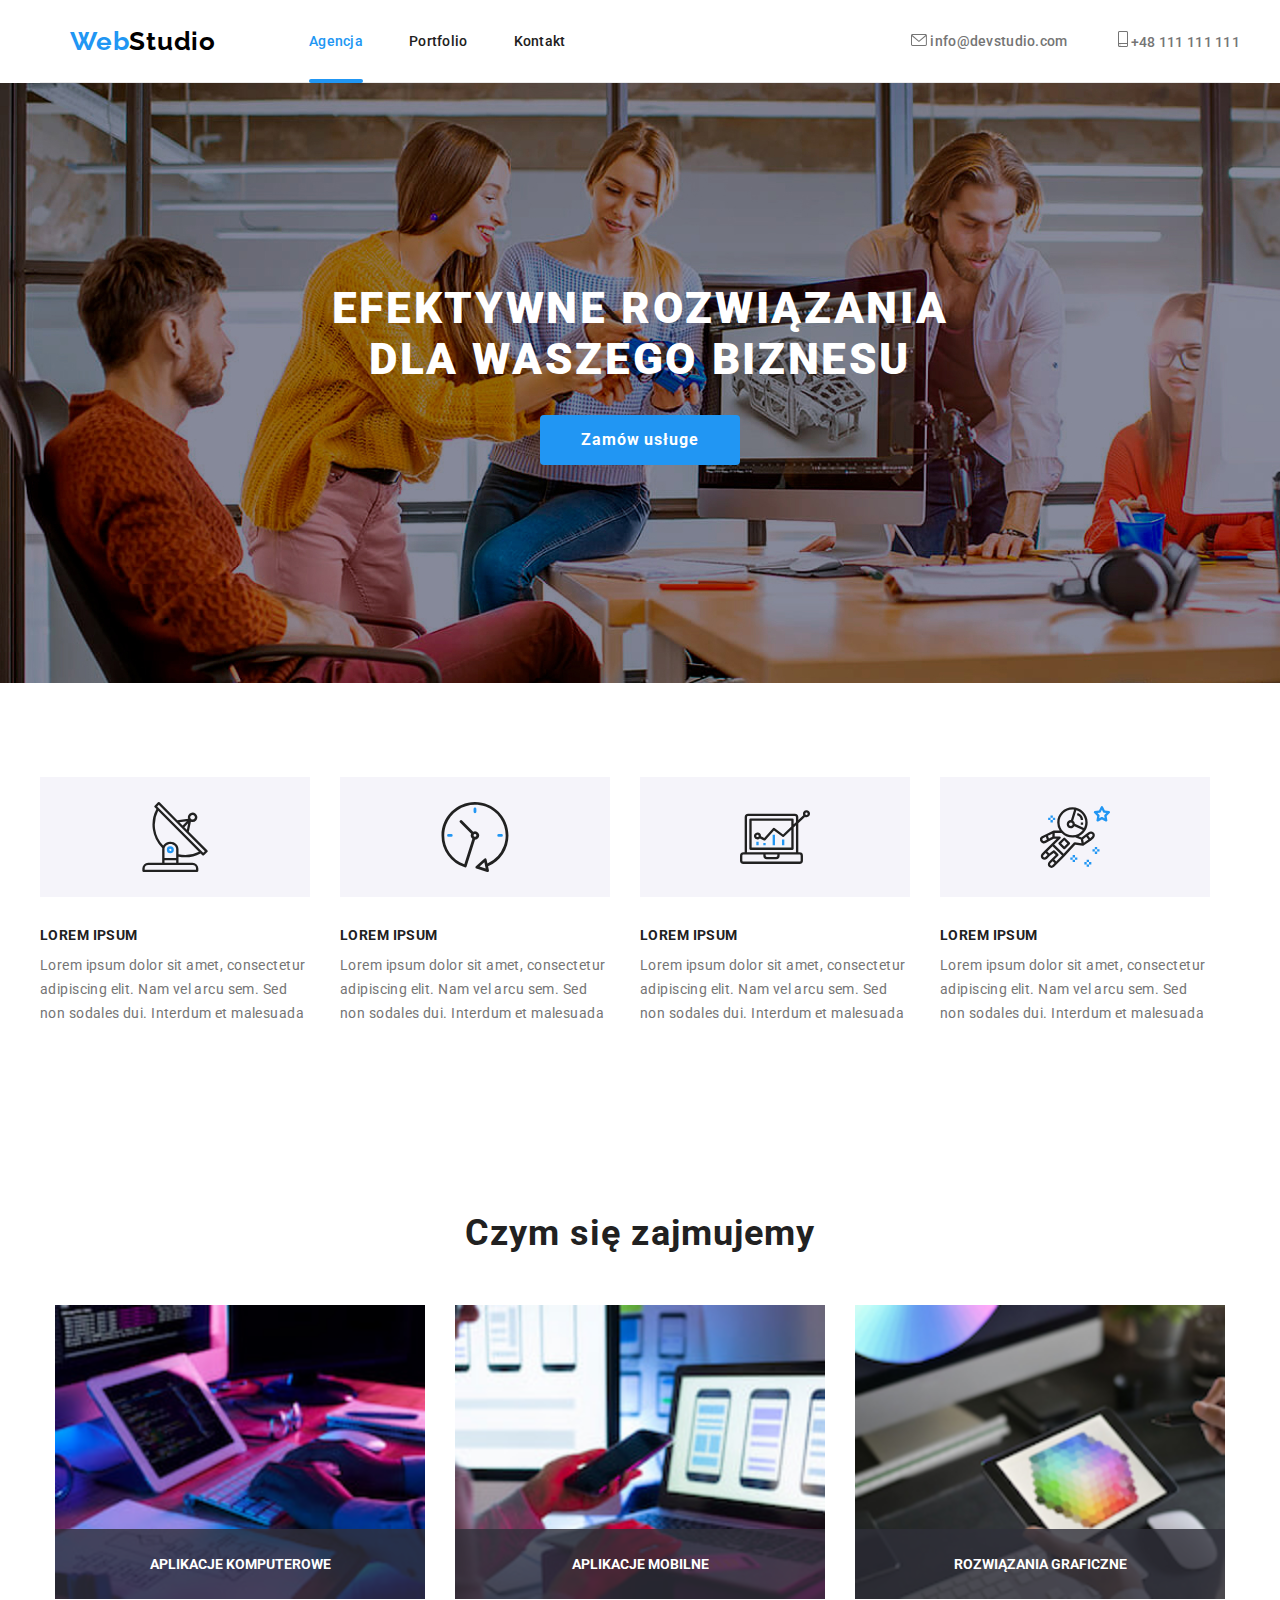
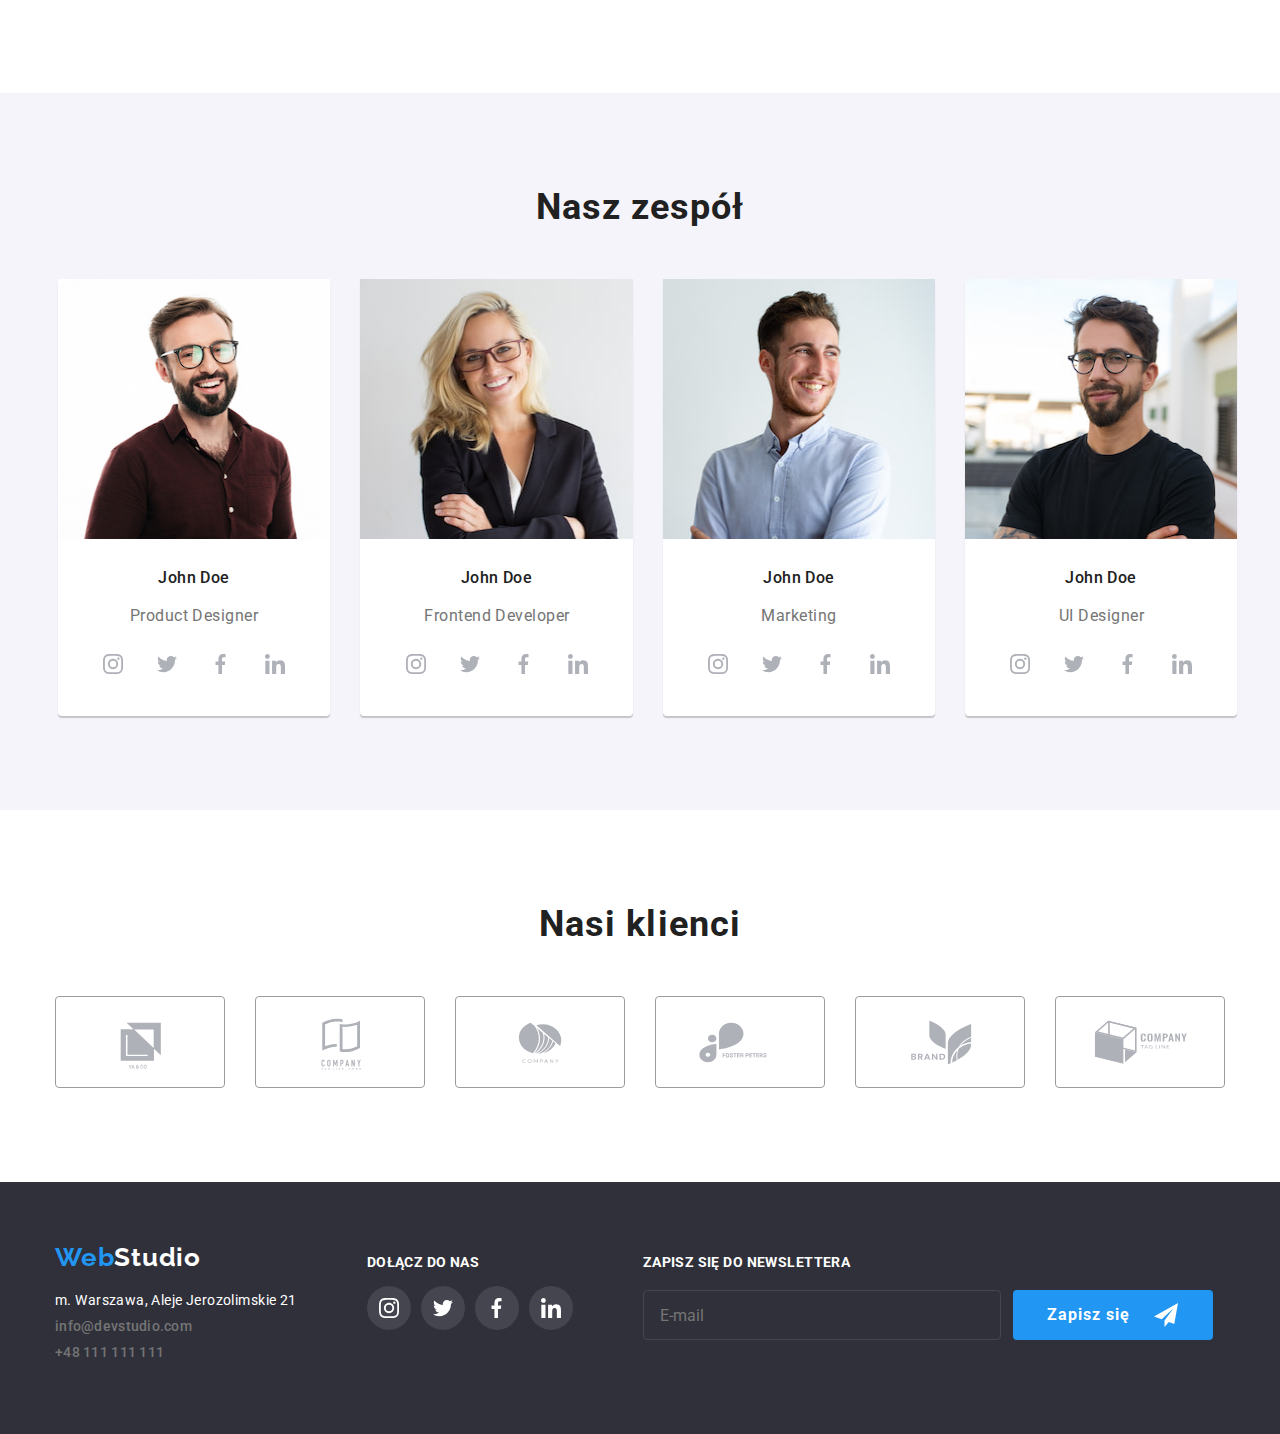
<file: index.html>
<!DOCTYPE html>
<html lang="en">
  <head>
    <meta charset="UTF-8" />
    <meta http-equiv="X-UA-Compatible" content="IE=edge" />
    <meta name="viewport" content="width=device-width, initial-scale=1.0" />
    <title>Studio</title>
    <link
      rel="stylesheet"
      href="https://cdnjs.cloudflare.com/ajax/libs/modern-normalize/1.0.0/modern-normalize.min.css"
    />
    <link rel="stylesheet" href="./css/main.min.css" />
    <link rel="preconnect" href="https://fonts.googleapis.com" />
    <link rel="preconnect" href="https://fonts.gstatic.com" crossorigin />
    <link
      href="https://fonts.googleapis.com/css2?family=Raleway:wght@700&display=swap"
      rel="stylesheet"
    />
    <link
      href="https://fonts.googleapis.com/css2?family=Roboto:wght@400;500;700;900&display=swap"
      rel="stylesheet"
    />
  </head>

  <body>
    <header class="header container">
      <div class="header__items">
        <a href="./index.html" class="logo"
          ><span class="logo logo--blue">Web</span>Studio</a
        >
        <nav>
          <ul class="header__list">
            <li class="header__position">
              <a
                href="./index.html"
                class="header__link header__link--active"
                >Agencja</a
              >
            </li>
            <li>
              <a href="./portfolio.html" class="header__link"
                >Portfolio</a
              >
            </li>
            <li>
              <a
                href="#"
                rel="noopener noreferrer"
                class="header__link"
                >Kontakt</a
              >
            </li>
          </ul>
        </nav>
        <ul class="header__contact">
          <li>
            <a class="contact" href="mailto:info@devstudio.com">
              <svg class="icon--color" width="16px" height="12px">
                <use href="./images/icons.svg#icon-envelope"></use>
              </svg>
              info@devstudio.com</a
            >
          </li>
          <li>
            <a class="contact" href="tel:+48111111111">
              <svg class="icon--color" width="10px" height="16px">
                <use href="./images/icons.svg#icon-smartphone"></use>
              </svg>
              +48 111 111 111</a
            >
          </li>
        </ul>
      </div>
    </header>

    <main>
      <div class="title">
        <h1 class="title__label">
          EFEKTYWNE ROZWIĄZANIA <br />
          DLA WASZEGO BIZNESU
        </h1>
        <p class="title__btn">
          <button
            type="button"
            class="btn"
            data-modal-open
          >
            Zamów usługe
          </button>
        </p>
      </div>

      <section class="container section">
          <ul class="list">
            <li>
              <div class="list__item">
                <svg width="70px" height="70px">
                  <use href="./images/icons.svg#icon-antenna"></use>
                </svg>
              </div>
              <h5 class="list__label">LOREM IPSUM</h5>
              <p class="list__paragraph">
                Lorem ipsum dolor sit amet, consectetur <br />
                adipiscing elit. Nam vel arcu sem. Sed <br />
                non sodales dui. Interdum et malesuada
              </p>
            </li>
            <li>
              <div class="list__item">
                <svg width="70px" height="70px">
                  <use href="./images/icons.svg#icon-clock"></use>
                </svg>
              </div>
              <h5 class="list__label">LOREM IPSUM</h5>
              <p class="list__paragraph">
                Lorem ipsum dolor sit amet, consectetur <br />
                adipiscing elit. Nam vel arcu sem. Sed <br />
                non sodales dui. Interdum et malesuada
              </p>
            </li>
            <li>
              <div class="list__item">
                <svg width="70px" height="70px">
                  <use href="./images/icons.svg#icon-diagram"></use>
                </svg>
              </div>
              <h5 class="list__label">LOREM IPSUM</h5>
              <p class="list__paragraph">
                Lorem ipsum dolor sit amet, consectetur <br />
                adipiscing elit. Nam vel arcu sem. Sed <br />
                non sodales dui. Interdum et malesuada
              </p>
            </li>
            <li>
              <div class="list__item">
                <svg width="70px" height="70px">
                  <use href="./images/icons.svg#icon-astronaut"></use>
                </svg>
              </div>
              <h5 class="list__label">LOREM IPSUM</h5>
              <p class="list__paragraph">
                Lorem ipsum dolor sit amet, consectetur <br />
                adipiscing elit. Nam vel arcu sem. Sed <br />
                non sodales dui. Interdum et malesuada
              </p>
            </li>
          </ul>
      </section>

      <section class="section container">
          <h2 class="heading">Czym się zajmujemy</h2>
          <ul class="offer">
            <li class="offer__image">
              <img
                src="images/image(1).jpg"
                width="370"
                height="294"
                alt="close up image programer working his desk office"
              />
              <p class="offer__label">aplikacje komputerowe</p>
            </li>
            <li class="offer__image">
              <img
                src="images/image(2).jpg"
                width="370"
                height="294"
                alt="web ui designers are developing application smartphones team creators is working interface mobile phones"
              />
              <p class="offer__label">aplikacje mobilne</p>
            </li>
            <li class="offer__image">
              <img
                src="images/image(3).jpg"
                width="370"
                height="294"
                alt="creative artist web design with working colour selection graphic tablet"
              />
              <p class="offer__label">rozwiązania graficzne</p>
            </li>
          </ul>
      </section>

      <section class="section background">
        <div class="container">
          <h2 class="heading">Nasz zespół</h2>
          <ul class="team">
            <li>
              <figure class="team__figure">
                <img
                  src="images/osoba1.jpg"
                  width="272"
                  height="260"
                  alt="white man with beard in glasses and burgundy shirt"
                />
                <figcaption>
                  <h4 class="team__name">John Doe</h4>
                  <p class="team__job prod-design">Product Designer</p>
                  <div class="team__icon">
                    <svg class="team__icon-media">
                      <use
                        href="./images/icons.svg#icon-instagram"
                        width="20"
                        height="20"
                        x="12"
                        y="12"
                      ></use>
                    </svg>
                    <svg class="team__icon-media">
                      <use
                        href="./images/icons.svg#icon-twitter"
                        width="20"
                        height="20"
                        x="12"
                        y="12"
                      ></use>
                    </svg>
                    <svg class="team__icon-media">
                      <use
                        href="./images/icons.svg#icon-facebook"
                        width="20"
                        height="20"
                        x="12"
                        y="12"
                      ></use>
                    </svg>
                    <svg class="team__icon-media">
                      <use
                        href="./images/icons.svg#icon-linkedin"
                        width="20"
                        height="20"
                        x="12"
                        y="12"
                      ></use>
                    </svg>
                  </div>
                </figcaption>
              </figure>
            </li>
            <li>
              <figure class="team__figure">
                <img
                  src="images/osoba2.jpg"
                  width="273"
                  height="260"
                  alt="white blonde women in glasses and black jacket"
                />
                <figcaption>
                  <h4 class="team__name">John Doe</h4>
                  <p class="team__job front-devel">Frontend Developer</p>
                  <div class="team__icon">
                    <svg class="team__icon-media">
                      <use
                        href="./images/icons.svg#icon-instagram"
                        width="20"
                        height="20"
                        x="12"
                        y="12"
                      ></use>
                    </svg>
                    <svg class="team__icon-media">
                      <use
                        href="./images/icons.svg#icon-twitter"
                        width="20"
                        height="20"
                        x="12"
                        y="12"
                      ></use>
                    </svg>
                    <svg class="team__icon-media">
                      <use
                        href="./images/icons.svg#icon-facebook"
                        width="20"
                        height="20"
                        x="12"
                        y="12"
                      ></use>
                    </svg>
                    <svg class="team__icon-media">
                      <use
                        href="./images/icons.svg#icon-linkedin"
                        width="20"
                        height="20"
                        x="12"
                        y="12"
                      ></use>
                    </svg>
                  </div>
                </figcaption>
              </figure>
            </li>
            <li>
              <figure class="team__figure">
                <img
                  src="images/osoba3.jpg"
                  width="272"
                  height="260"
                  alt="white man in pale blue shirt"
                />
                <figcaption>
                  <h4 class="team__name">John Doe</h4>
                  <p class="team__job marketing">Marketing</p>
                  <div class="team__icon">
                    <svg class="team__icon-media">
                      <use
                        href="./images/icons.svg#icon-instagram"
                        width="20"
                        height="20"
                        x="12"
                        y="12"
                      ></use>
                    </svg>
                    <svg class="team__icon-media">
                      <use
                        href="./images/icons.svg#icon-twitter"
                        width="20"
                        height="20"
                        x="12"
                        y="12"
                      ></use>
                    </svg>
                    <svg class="team__icon-media">
                      <use
                        href="./images/icons.svg#icon-facebook"
                        width="20"
                        height="20"
                        x="12"
                        y="12"
                      ></use>
                    </svg>
                    <svg class="team__icon-media">
                      <use
                        href="./images/icons.svg#icon-linkedin"
                        width="20"
                        height="20"
                        x="12"
                        y="12"
                      ></use>
                    </svg>
                  </div>
                </figcaption>
              </figure>
            </li>
            <li>
              <figure class="team__figure">
                <img
                  src="images/osoba4.jpg"
                  width="272"
                  height="260"
                  alt="white man with beard in glasses and black tshirt"
                />
                <figcaption>
                  <h4 class="team__name">John Doe</h4>
                  <p class="team__job ui-design">UI Designer</p>
                  <div class="team__icon">
                    <svg class="team__icon-media">
                      <use
                        href="./images/icons.svg#icon-instagram"
                        width="20"
                        height="20"
                        x="12"
                        y="12"
                      ></use>
                    </svg>
                    <svg class="team__icon-media">
                      <use
                        href="./images/icons.svg#icon-twitter"
                        width="20"
                        height="20"
                        x="12"
                        y="12"
                      ></use>
                    </svg>
                    <svg class="team__icon-media">
                      <use
                        href="./images/icons.svg#icon-facebook"
                        width="20"
                        height="20"
                        x="12"
                        y="12"
                      ></use>
                    </svg>
                    <svg class="team__icon-media">
                      <use
                        href="./images/icons.svg#icon-linkedin"
                        width="20"
                        height="20"
                        x="12"
                        y="12"
                      ></use>
                    </svg>
                  </div>
                </figcaption>
              </figure>
            </li>
          </ul>
        </div>
      </section>

      <section class="section container">
          <h2 class="heading">Nasi klienci</h2>
          <ul class="client">
            <li>
              <div class="client__item">
                <svg class="client__icon">
                  <use
                    href="./images/icons.svg#icon-logo1"
                    width="41"
                    height="47"
                    x="64"
                    y="25"
                  ></use>
                </svg>
              </div>
            </li>
            <li>
              <div class="client__item">
                <svg class="client__icon">
                  <use
                    href="./images/icons.svg#icon-logo2"
                    width="40"
                    height="52"
                    x="65"
                    y="21"
                  ></use>
                </svg>
              </div>
            </li>
            <li>
              <div class="client__item">
                <svg class="client__icon">
                  <use
                    href="./images/icons.svg#icon-logo3"
                    width="44"
                    height="41"
                    x="62"
                    y="25"
                  ></use>
                </svg>
              </div>
            </li>
            <li>
              <div class="client__item">
                <svg class="client__icon">
                  <use
                    href="./images/icons.svg#icon-logo4"
                    width="84"
                    height="41"
                    x="43"
                    y="25"
                  ></use>
                </svg>
              </div>
            </li>
            <li>
              <div class="client__item">
                <svg class="client__icon">
                  <use
                    href="./images/icons.svg#icon-logo5"
                    width="63"
                    height="45"
                    x="54"
                    y="23"
                  ></use>
                </svg>
              </div>
            </li>
            <li>
              <div class="client__item">
                <svg class="client__icon">
                  <use
                    href="./images/icons.svg#icon-logo6"
                    width="94"
                    height="44"
                    x="38"
                    y="23"
                  ></use>
                </svg>
              </div>
            </li>
          </ul>
        </div>
    </main>

    <footer class="footer">
      <div class="container">
        <div class="footer-contact">
          <a href="./index.html" class="footer-contact__logo"
            ><span class="footer-contact__logo footer-contact__logo--blue">Web</span>Studio</a
          >
          <address class="address">
            m. Warszawa, Aleje Jerozolimskie 21
            <a href="mailto:info@devstudio.com" class="contact"
              >info@devstudio.com</a
            >
            <a href="tel:+48111111111" class="contact"
              >+48 111 111 111</a
            >
          </address>
        </div>

        <div>
          <h5 class="media-title">dołącz do nas</h5>
          <ul class="media">
            <li>
              <a class="media__link">
                <svg class="media__link-icon">
                  <use
                    href="./images/icons.svg#icon-instagram"
                    width="20"
                    height="20"
                    x="12"
                    y="12"
                  ></use>
                </svg>
              </a>
            </li>
            <li>
              <a class="media__link">
                <svg class="media__link-icon">
                  <use
                    href="./images/icons.svg#icon-twitter"
                    width="20"
                    height="20"
                    x="12"
                    y="12"
                  ></use>
                </svg>
              </a>
            </li>
            <li>
              <a class="media__link">
                <svg class="media__link-icon">
                  <use
                    href="./images/icons.svg#icon-facebook"
                    width="20"
                    height="20"
                    x="12"
                    y="12"
                  ></use>
                </svg>
              </a>
            </li>
            <li>
              <a class="media__link">
                <svg class="media__link-icon">
                  <use
                    href="./images/icons.svg#icon-linkedin"
                    width="20"
                    height="20"
                    x="12"
                    y="12"
                  ></use>
                </svg>
              </a>
            </li>
          </ul>
        </div>

        <div>
          <form class="footer__form" name="signup-form">
            <label class="footer__form-label" for="newsletter_email">
              zapisz się do newslettera</label
            >
            <div class="newsletter">
              <input
                class="newsletter__input"
                type="email"
                name="email"
                id="newsletter_email"
                placeholder="E-mail"
              />
              <button type="submit" class="newsletter__button">
                Zapisz się
                <svg class="send-icon">
                  <use
                    href="./images/icons.svg#icon-send"
                    width="24"
                    height="24"
                  ></use>
                </svg>
              </button>
            </div>
          </form>
        </div>
      </div>
    </footer>

    <div class="backdrop is-hidden" data-modal>
      <div class="modal">
        <button type="button" class="modal__button" data-modal-close>
          <svg class="modal__button-icon">
            <use
              href="./images/icons.svg#icon-close"
              width="11"
              height="11"
            ></use>
          </svg>
        </button>

        <div class="modal-form">
          <h3 class="form-title">Zostaw swoje dane w formularzu poniżej</h3>
          <form class="form" name="form">
            <div class="form__field">
              <label class="form__label" for="user_name">
                Imię
                <input
                  required
                  class="form__input"
                  type="text"
                  name="username"
                  id="user_name"
                />
                <svg class="form__icon">
                  <use
                    href="./images/icons.svg#icon-name"
                    width="12"
                    height="12"
                  ></use>
                </svg>
              </label>
            </div>
            <div class="form__field">
              <label class="form__label" for="user_phone">
                Telefon
                <input
                  required
                  class="form__input"
                  type="text"
                  name="phone"
                  id="user_phone"
                />
                <svg class="form__icon">
                  <use
                    href="./images/icons.svg#icon-phone"
                    width="12"
                    height="12"
                  ></use>
                </svg>
              </label>
            </div>
            <div class="form__field">
              <label class="form__label" for="user_email">
                Email
                <input
                  required
                  class="form__input"
                  type="email"
                  name="email"
                  id="user_email"
                />
                <svg class="form__icon">
                  <use
                    href="./images/icons.svg#icon-email"
                    width="12"
                    height="12"
                  ></use>
                </svg>
              </label>
            </div>
            <div class="form__field">
              <label class="form__label" for="user_comment">
                Komentarz
                <textarea
                  class="form__comment"
                  name="comment"
                  placeholder="Wprowadź tekst"
                  id="user_comment"
                ></textarea>
              </label>
            </div>

            <div class="checkbox">
              <label>
                <input class="checkbox__input" type="checkbox" name="terms" />
                <svg class="checkbox__icon">
                  <use
                    href="./images/icons.svg#icon-check"
                    width="14"
                    height="15"
                    y="-1"
                  ></use>
                </svg>
                Oświadczam iż akceptuję
                <a href="#" class="checkbox__link"><span>Regulamin</span></a> i
                <a href="#" class="checkbox__link"><span>Politykę Prywatności.</span></a>
              </label>
            </div>
            <button type="submit" class="form__button">
              Wyślij
            </button>
          </form>
        </div>
      </div>
    </div>

    <script src="./js/modal.js"></script>
  </body>
</html>
</file>
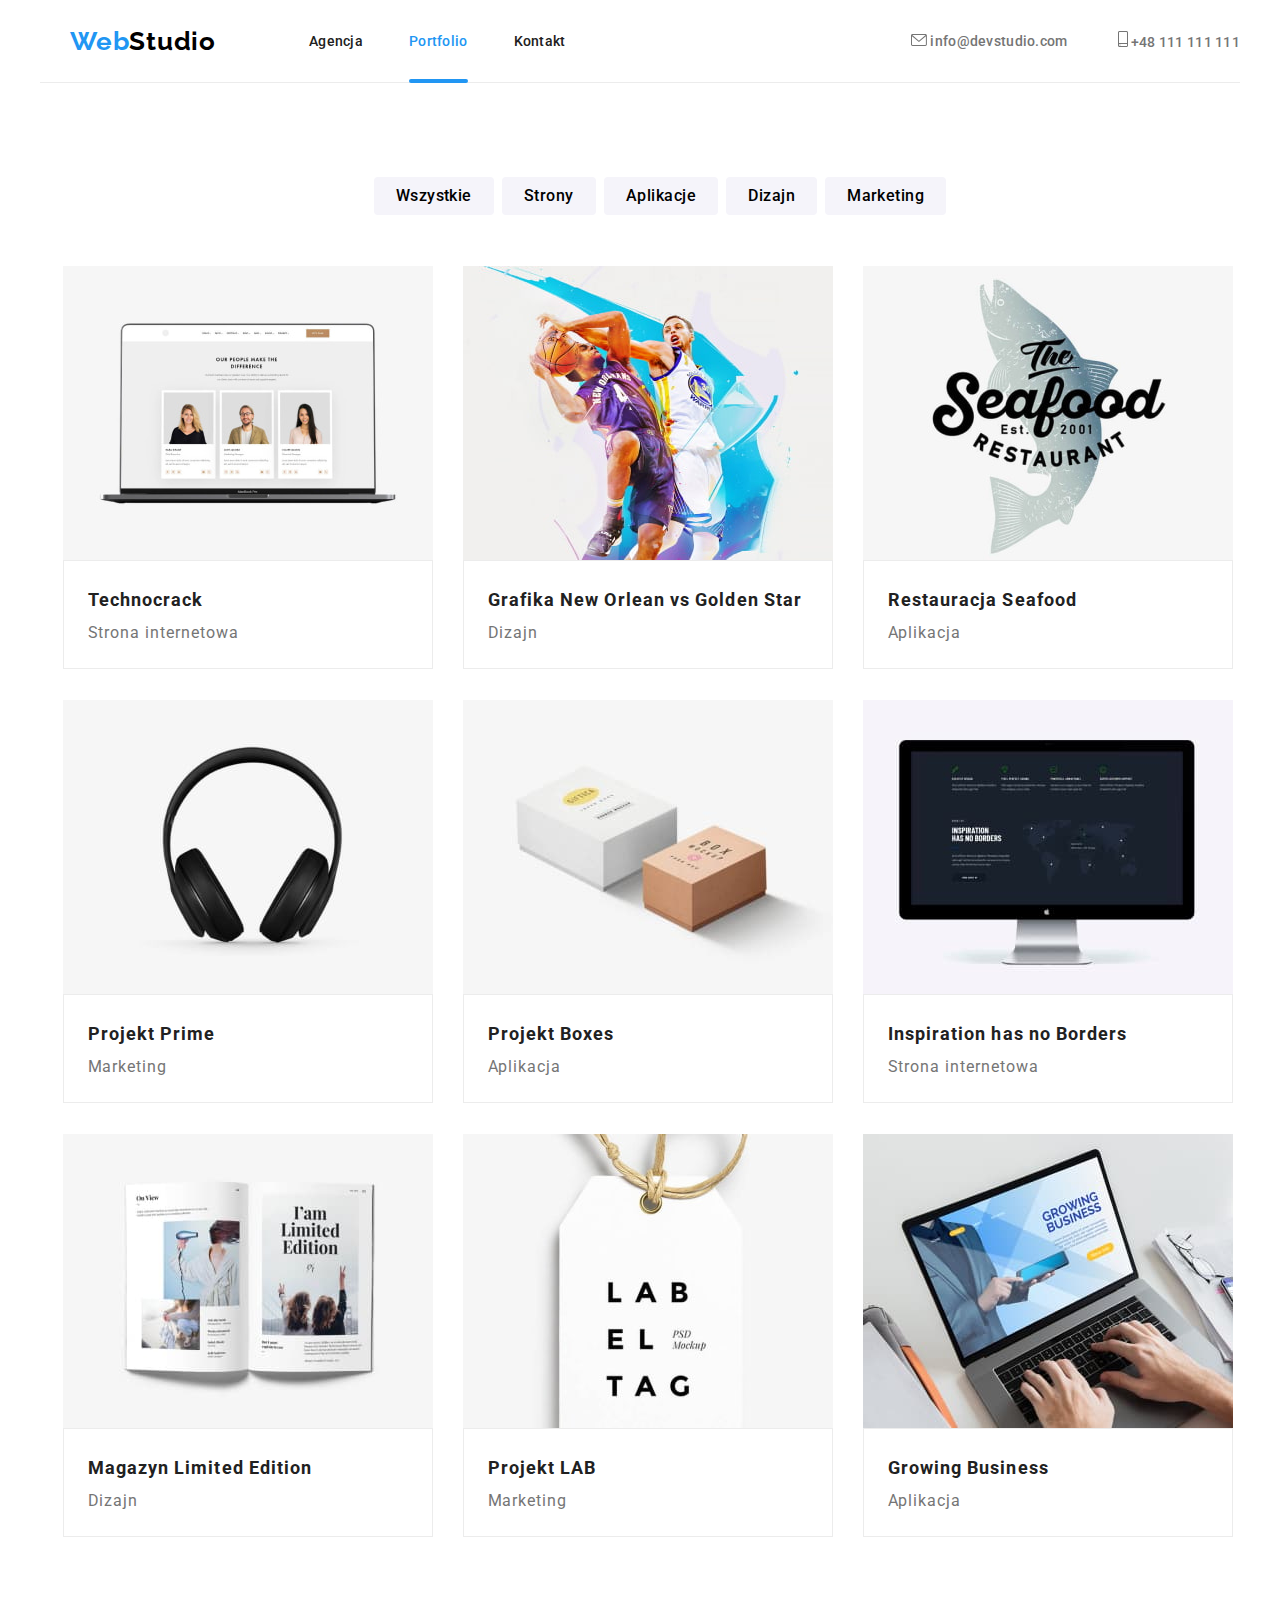
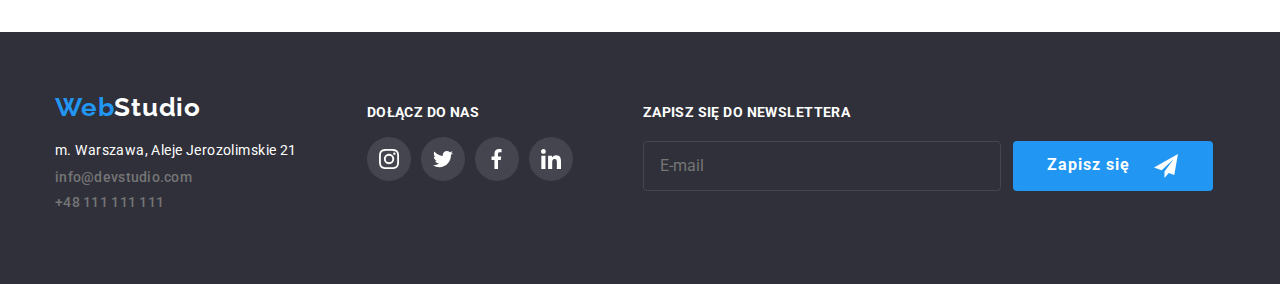
<file: portfolio.html>
<!DOCTYPE html>
<html lang="en">
  <head>
    <meta charset="UTF-8" />
    <meta http-equiv="X-UA-Compatible" content="IE=edge" />
    <meta name="viewport" content="width=device-width, initial-scale=1.0" />
    <title>Portfolio</title>
    <link
      rel="stylesheet"
      href="https://cdnjs.cloudflare.com/ajax/libs/modern-normalize/1.0.0/modern-normalize.min.css"
    />
    <link rel="stylesheet" href="./css/main.min.css" />
    <link rel="preconnect" href="https://fonts.googleapis.com" />
    <link rel="preconnect" href="https://fonts.gstatic.com" crossorigin />
    <link
      href="https://fonts.googleapis.com/css2?family=Raleway:wght@700&display=swap"
      rel="stylesheet"
    />
    <link
      href="https://fonts.googleapis.com/css2?family=Roboto:wght@400;500;700;900&display=swap"
      rel="stylesheet"
    />
  </head>

  <body>
    <header class="header container">
      <div class="header__items">
        <a href="./index.html" class="logo"
          ><span class="logo logo--blue">Web</span>Studio</a
        >
        <nav>
          <ul class="header__list">
            <li>
              <a href="./index.html" class="header__link">Agencja</a>
            </li>
            <li class="header__position">
              <a
                href="./portfolio.html"
                class="header__link header__link--active"
                >Portfolio</a
              >
            </li>
            <li>
              <a href="#" rel="noopener noreferrer" class="header__link"
                >Kontakt</a
              >
            </li>
          </ul>
        </nav>
        <ul class="header__contact">
          <li>
            <a class="contact" href="mailto:info@devstudio.com">
              <svg class="icon--color" width="16px" height="12px">
                <use href="./images/icons.svg#icon-envelope"></use>
              </svg>
              info@devstudio.com</a
            >
          </li>
          <li>
            <a class="contact" href="tel:+48111111111">
              <svg class="icon--color" width="10px" height="16px">
                <use href="./images/icons.svg#icon-smartphone"></use>
              </svg>
              +48 111 111 111</a
            >
          </li>
        </ul>
      </div>
    </header>

    <main class="container">
      <section class="section">
        <ul class="button">
          <li>
            <button type="button" class="button__label">Wszystkie</button>
          </li>
          <li>
            <button type="button" class="button__label">Strony</button>
          </li>
          <li>
            <button type="button" class="button__label">Aplikacje</button>
          </li>
          <li>
            <button type="button" class="button__label">Dizajn</button>
          </li>
          <li>
            <button type="button" class="button__label">Marketing</button>
          </li>
        </ul>

        <ul class="project">
          <li class="project__item">
            <figure class="project__figure">
              <div class="overlay">
                <div class="overlay__text">
                  <p class="text">
                    Technocrack jest popularną platformą wykorzystywaną do
                    rozpowszechniania koronawirusa. Firmy wykorzystują tę
                    platformę do celów szpiegowskich i ataków na
                    niezabezpieczone serwery konkurencji
                  </p>
                </div>
              </div>
              <img
                src="images/1laptop.jpg"
                height="294"
                width="370"
                alt="laptop screen showing a website with team members"
              />
              <figcaption class="project__figcaption">
                <h4 class="project__title">Technocrack</h4>
                <p class="project__descr">Strona internetowa</p>
              </figcaption>
            </figure>
          </li>

          <li class="project__item">
            <figure class="project__figure">
              <div class="overlay">
                <div class="overlay__text">
                  <p class="text">
                    Technocrack jest popularną platformą wykorzystywaną do
                    rozpowszechniania koronawirusa. Firmy wykorzystują tę
                    platformę do celów szpiegowskich i ataków na
                    niezabezpieczone serwery konkurencji
                  </p>
                </div>
              </div>
              <img
                src="images/2basketball.jpg"
                height="294"
                width="370"
                alt="two basketball players playing basketball"
              />
              <figcaption class="project__figcaption">
                <h4 class="project__title">
                  Grafika New Orlean vs Golden Star
                </h4>
                <p class="project__descr">Dizajn</p>
              </figcaption>
            </figure>
          </li>

          <li class="project__item">
            <figure class="project__figure">
              <div class="overlay">
                <div class="overlay__text">
                  <p class="text">
                    Technocrack jest popularną platformą wykorzystywaną do
                    rozpowszechniania koronawirusa. Firmy wykorzystują tę
                    platformę do celów szpiegowskich i ataków na
                    niezabezpieczone serwery konkurencji
                  </p>
                </div>
              </div>
              <img
                src="images/3seafood.jpg"
                height="294"
                width="370"
                alt="seafood restaurant logo with fish graphic in the background"
              />
              <figcaption class="project__figcaption">
                <h4 class="project__title">Restauracja Seafood</h4>
                <p class="project__descr">Aplikacja</p>
              </figcaption>
            </figure>
          </li>

          <li class="project__item">
            <figure class="project__figure">
              <div class="overlay">
                <div class="overlay__text">
                  <p class="text">
                    Technocrack jest popularną platformą wykorzystywaną do
                    rozpowszechniania koronawirusa. Firmy wykorzystują tę
                    platformę do celów szpiegowskich i ataków na
                    niezabezpieczone serwery konkurencji
                  </p>
                </div>
              </div>
              <img
                src="images/4headphones.jpg"
                height="294"
                width="370"
                alt="black headphones"
              />
              <figcaption class="project__figcaption">
                <h4 class="project__title">Projekt Prime</h4>
                <p class="project__descr">Marketing</p>
              </figcaption>
            </figure>
          </li>

          <li class="project__item">
            <figure class="project__figure">
              <div class="overlay">
                <div class="overlay__text">
                  <p class="text">
                    Technocrack jest popularną platformą wykorzystywaną do
                    rozpowszechniania koronawirusa. Firmy wykorzystują tę
                    platformę do celów szpiegowskich i ataków na
                    niezabezpieczone serwery konkurencji
                  </p>
                </div>
              </div>
              <img
                src="images/5twoboxes.jpg"
                height="294"
                width="370"
                alt="white and light orange boxes with captions"
              />
              <figcaption class="project__figcaption">
                <h4 class="project__title">Projekt Boxes</h4>
                <p class="project__descr">Aplikacja</p>
              </figcaption>
            </figure>
          </li>

          <li class="project__item">
            <figure class="project__figure">
              <div class="overlay">
                <div class="overlay__text">
                  <p class="text">
                    Technocrack jest popularną platformą wykorzystywaną do
                    rozpowszechniania koronawirusa. Firmy wykorzystują tę
                    platformę do celów szpiegowskich i ataków na
                    niezabezpieczone serwery konkurencji
                  </p>
                </div>
              </div>
              <img
                src="images/6monitor.jpg"
                height="294"
                width="370"
                alt="work screen with data on it"
              />
              <figcaption class="project__figcaption">
                <h4 class="project__title">Inspiration has no Borders</h4>
                <p class="project__descr">Strona internetowa</p>
              </figcaption>
            </figure>
          </li>

          <li class="project__item">
            <figure class="project__figure">
              <div class="overlay">
                <div class="overlay__text">
                  <p class="text">
                    Technocrack jest popularną platformą wykorzystywaną do
                    rozpowszechniania koronawirusa. Firmy wykorzystują tę
                    platformę do celów szpiegowskich i ataków na
                    niezabezpieczone serwery konkurencji
                  </p>
                </div>
              </div>
              <img
                src="images/7magazines.jpg"
                height="294"
                width="370"
                alt="open womens magazine"
              />
              <figcaption class="project__figcaption">
                <h4 class="project__title">Magazyn Limited Edition</h4>
                <p class="project__descr">Dizajn</p>
              </figcaption>
            </figure>
          </li>

          <li class="project__item">
            <figure class="project__figure">
              <div class="overlay">
                <div class="overlay__text">
                  <p class="text">
                    Technocrack jest popularną platformą wykorzystywaną do
                    rozpowszechniania koronawirusa. Firmy wykorzystują tę
                    platformę do celów szpiegowskich i ataków na
                    niezabezpieczone serwery konkurencji
                  </p>
                </div>
              </div>
              <img
                src="images/8labtag.jpg"
                height="294"
                width="370"
                alt="white label with label tag caption"
              />
              <figcaption class="project__figcaption">
                <h4 class="project__title">Projekt LAB</h4>
                <p class="project__descr">Marketing</p>
              </figcaption>
            </figure>
          </li>

          <li class="project__item">
            <figure class="project__figure">
              <div class="overlay">
                <div class="overlay__text">
                  <p class="text">
                    Technocrack jest popularną platformą wykorzystywaną do
                    rozpowszechniania koronawirusa. Firmy wykorzystują tę
                    platformę do celów szpiegowskich i ataków na
                    niezabezpieczone serwery konkurencji
                  </p>
                </div>
              </div>
              <img
                src="images/9typing.jpg"
                height="294"
                width="370"
                alt="person typing on laptops keyboard"
              />
              <figcaption class="project__figcaption">
                <h4 class="project__title">Growing Business</h4>
                <p class="project__descr">Aplikacja</p>
              </figcaption>
            </figure>
          </li>
        </ul>
      </section>
    </main>

    <footer class="footer">
      <div class="container">
        <div class="footer-contact">
          <a href="./index.html" class="footer-contact__logo"
            ><span class="footer-contact__logo footer-contact__logo--blue"
              >Web</span
            >Studio</a
          >
          <address class="address">
            m. Warszawa, Aleje Jerozolimskie 21
            <a href="mailto:info@devstudio.com" class="contact"
              >info@devstudio.com</a
            >
            <a href="tel:+48111111111" class="contact">+48 111 111 111</a>
          </address>
        </div>

        <div>
          <h5 class="media-title">dołącz do nas</h5>
          <ul class="media">
            <li>
              <a class="media__link">
                <svg class="media__link-icon">
                  <use
                    href="./images/icons.svg#icon-instagram"
                    width="20"
                    height="20"
                    x="12"
                    y="12"
                  ></use>
                </svg>
              </a>
            </li>
            <li>
              <a class="media__link">
                <svg class="media__link-icon">
                  <use
                    href="./images/icons.svg#icon-twitter"
                    width="20"
                    height="20"
                    x="12"
                    y="12"
                  ></use>
                </svg>
              </a>
            </li>
            <li>
              <a class="media__link">
                <svg class="media__link-icon">
                  <use
                    href="./images/icons.svg#icon-facebook"
                    width="20"
                    height="20"
                    x="12"
                    y="12"
                  ></use>
                </svg>
              </a>
            </li>
            <li>
              <a class="media__link">
                <svg class="media__link-icon">
                  <use
                    href="./images/icons.svg#icon-linkedin"
                    width="20"
                    height="20"
                    x="12"
                    y="12"
                  ></use>
                </svg>
              </a>
            </li>
          </ul>
        </div>

        <div>
          <form class="footer__form" name="signup-form">
            <label class="footer__form-label" for="newsletter_email">
              zapisz się do newslettera</label
            >
            <div class="newsletter">
              <input
                class="newsletter__input"
                type="email"
                name="email"
                id="newsletter_email"
                placeholder="E-mail"
              />
              <button type="submit" class="newsletter__button">
                Zapisz się
                <svg class="send-icon">
                  <use
                    href="./images/icons.svg#icon-send"
                    width="24"
                    height="24"
                  ></use>
                </svg>
              </button>
            </div>
          </form>
        </div>
      </div>
    </footer>
  </body>
</html>
</file>
<file: css/main.min.css>
body{font-family:"Roboto","Raleway",sans-serif;color:#212121;margin:0}.container{width:1200px;margin:0 auto}img{display:block;margin-right:0}.contact{transition-duration:250ms;transition-timing-function:cubic-bezier(0.4, 0, 0.2, 1);line-height:1.16;font-weight:500;letter-spacing:.02em;margin:0;color:#757575;font-size:14px;text-decoration:none}.contact:hover{color:#2196f3}.contact:focus{color:#2196f3}.contact:focus .icon--color{transition-duration:250ms;transition-timing-function:cubic-bezier(0.4, 0, 0.2, 1);fill:#2196f3}.contact:hover .icon--color{transition-duration:250ms;transition-timing-function:cubic-bezier(0.4, 0, 0.2, 1);fill:#2196f3}*,*::before,*::after{box-sizing:border-box}.section{padding:94px 0}.heading{display:flex;justify-content:center;align-items:center;text-align:center;margin:0;line-height:1.16;font-weight:700;letter-spacing:.03em;margin:0;font-size:36px;padding-bottom:50px}.header{border-bottom:1px solid #ececec;height:100%}.header__items{display:flex;justify-content:center;align-items:center;text-align:center;margin:0}.header__list{display:flex;justify-content:center;align-items:center;text-align:center;margin:0;list-style:none;padding:32px 0 32px 93px;gap:46px}.header__position{position:relative}.header__link{line-height:1.16;font-weight:500;letter-spacing:.02em;margin:0;transition-duration:250ms;transition-timing-function:cubic-bezier(0.4, 0, 0.2, 1);font-size:14px;color:#212121;text-decoration:none}.header__link:hover{color:#2196f3}.header__link:focus{color:#2196f3}.header__link--active{color:#2196f3}.header__contact{transition-duration:250ms;transition-timing-function:cubic-bezier(0.4, 0, 0.2, 1);display:flex;justify-content:center;align-items:center;text-align:center;margin:0;list-style:none;margin-left:auto;gap:50px}.header__icon{margin-right:10px;fill:#757575;cursor:pointer}.header__link--active::after{width:100%;height:4px;border-radius:2px;background-color:#2196f3;content:"";position:absolute;bottom:0;display:block;transform:translateY(33px)}.logo{line-height:1.16;font-weight:700;letter-spacing:.03em;margin:0;transition-duration:250ms;transition-timing-function:cubic-bezier(0.4, 0, 0.2, 1);font-family:"Raleway";color:#000;text-decoration:none;padding:24px 0 25px 15px;font-size:26px}.logo--blue{color:#2196f3}.logo:hover{color:#2196f3}.logo:focus{color:#2196f3}.icon--color{fill:#757575;cursor:pointer}.title{background-color:#2f303a;justify-content:center;height:600px;max-width:1600px;background-image:url(../images/background-header.jpg);background-size:cover;margin:0 auto}.title__label{display:flex;justify-content:center;align-items:center;text-align:center;margin:0;line-height:1.16;font-weight:900;letter-spacing:.06em;margin:0;font-size:44px;color:#fff;padding:200px 0 30px}.title__btn{display:flex;justify-content:center;align-items:center;text-align:center;margin:0;padding-bottom:200px}.btn{width:200px;height:50px;border-radius:4px;font-size:16px;font-weight:700;letter-spacing:.06em;border:1px #9c9c9c;color:#fff;background-color:#2196f3;cursor:pointer;transition-duration:250ms;transition-timing-function:cubic-bezier(0.4, 0, 0.2, 1);line-height:1.88;margin:0 auto;text-align:center}.btn:hover{box-shadow:1px 0px 10px 3px rgba(73,76,105,.693);transform:scale(1.05);background-color:#0383ed}.list{display:flex;list-style:none;padding-left:0px;margin:0;gap:30px}.list__item{display:flex;justify-content:center;align-items:center;text-align:center;margin:0;width:270px;height:120px;background-color:#f5f4fa;margin-bottom:30px}.list__label{line-height:1.16;font-weight:700;letter-spacing:.03em;margin:0;font-size:14px;padding-bottom:10px}.list__paragraph{line-height:1.71;font-weight:400;letter-spacing:.03em;margin:0;font-size:14px;color:#757575}.offer{display:flex;justify-content:center;align-items:center;text-align:center;margin:0;list-style:none;padding:0 15px;gap:30px}.offer__image{position:relative;overflow:hidden}.offer__image>.offer__label{position:absolute;right:0;left:0;bottom:0;margin:0;padding-top:27px;padding-bottom:27px;background-color:rgba(47,48,58,.8)}.offer__label{text-transform:uppercase;color:#fff;font-size:14px;font-weight:700;text-align:center}.background{background:#f5f4fa}.team{display:flex;justify-content:center;align-items:center;text-align:center;margin:0;line-height:1.66;font-weight:700;letter-spacing:.03em;margin:0;font-size:36px;list-style:none;padding-left:15px;gap:30px}.team__figure{margin:0;background-color:#fff;border-radius:4px;box-shadow:0px 2px 1px 0px rgba(0,0,0,.2)}.team__name{line-height:1.16;font-weight:500;letter-spacing:.03em;margin:0;font-size:16px;padding:30px 99px 10px}.team__job{line-height:1.16;font-weight:400;letter-spacing:.03em;margin:0;font-size:16px;color:#757575;justify-content:center}.team__icon{display:flex;justify-content:center;align-items:center;text-align:center;margin:0;padding-bottom:30px}.team__icon-media{transition-duration:250ms;transition-timing-function:cubic-bezier(0.4, 0, 0.2, 1);fill:#afb1b8;cursor:pointer;width:44px;height:44px;border-radius:50px}.team__icon-media:hover{transition-duration:250ms;transition-timing-function:cubic-bezier(0.4, 0, 0.2, 1);fill:#fff;background-color:#2196f3}.team__icon-media:not(:last-child){margin-right:10px}.prod-design{padding:10px 70px 16px 70px}.front-devel{padding:10px 61px 16px 62px}.marketing{padding:10px 97px 16px}.ui-design{padding:10px 91px 16px 92px}.client{display:flex;justify-content:center;align-items:center;text-align:center;margin:0;list-style:none;gap:30px;padding-left:0}.client__icon{fill:#afb1b8;cursor:pointer;transition-duration:250ms;transition-timing-function:cubic-bezier(0.4, 0, 0.2, 1);width:170px;height:92px;border:1px solid #9c9c9c;border-radius:4px;justify-content:center}.client__icon:hover{fill:#2196f3;border-color:#2196f3}.client__item{display:flex;justify-content:center;align-items:center;text-align:center;margin:0}.project{display:flex;justify-content:center;align-items:center;text-align:left;margin:0;gap:30px;flex-wrap:wrap;list-style:none;padding-left:15px;flex-basis:calc((100% - 60px)/3)}.project__item{display:block;list-style:none;background-color:#fff;width:370px;height:404px;cursor:pointer}.project__item:hover{box-shadow:0px 4px 15px -3px rgba(117,117,117,.41)}.project__figure{display:block;margin:0px}.project__figure:hover .overlay__text{transform:translateY(0)}.project__figcaption{display:block;padding:20.4px 24px;border:1px solid #ececec;margin:0}.project__title{line-height:2;font-weight:700;letter-spacing:.06em;margin:0;font-size:18px}.project__descr{line-height:1.88;font-weight:400;letter-spacing:.06em;margin:0;font-size:16px;color:#757575}.button{display:flex;justify-content:center;align-items:center;text-align:center;margin:0;transition-duration:250ms;transition-timing-function:cubic-bezier(0.4, 0, 0.2, 1);list-style:none;gap:8px;margin-bottom:51px}.button__label{line-height:1.62;font-weight:500;letter-spacing:.03em;margin:0;font-weight:500;font-size:16px;background-color:#f5f4fa;border:#9c9c9c;border-radius:4px;cursor:pointer;padding:6px 22px}.button__label:hover{transition-duration:250ms;transition-timing-function:cubic-bezier(0.4, 0, 0.2, 1);color:#fff;background-color:#2196f3;box-shadow:1px 4px 3px 0px #b2b2b3}.button__label:focus{color:#fff;background-color:#2196f3;box-shadow:1px 4px 3px 0px #b2b2b3}.text{line-height:1.56;font-weight:400;letter-spacing:.03em;margin:0;font-size:18px;color:#fff;text-align:start;padding:49px 45px 49px 24px}.overlay{position:absolute;width:370px;height:294px;overflow:hidden}.overlay__text{transition-duration:400ms;transition-timing-function:cubic-bezier(0.4, 0, 0.2, 1);position:absolute;background-color:rgba(33,150,243,.9);transform:translateY(100%)}.project__figure:hover .overlay__text{transform:translateY(0)}.footer{display:flex;background-color:#2f303a;height:252px;justify-content:center}.footer>.container{display:flex;gap:70px}.footer__form{display:flex;flex-direction:column;padding-top:72px;gap:20px}.footer__form-label{line-height:1.16;font-weight:700;letter-spacing:.03em;margin:0;display:flex;color:#fff;font-size:14px;text-transform:uppercase}.footer-contact{padding-top:60px;padding-left:15px}.footer-contact__logo{transition-duration:250ms;transition-timing-function:cubic-bezier(0.4, 0, 0.2, 1);line-height:1.16;font-weight:700;letter-spacing:.03em;margin:0;font-family:"Raleway";color:#fff;font-size:26px;text-decoration:none}.footer-contact__logo:hover{color:#2196f3}.footer-contact__logo:focus{color:#2196f3}.footer-contact__logo--blue{color:#2196f3}.address{line-height:1.24;font-weight:400;letter-spacing:.03em;margin:0;font-size:14px;color:#fff;font-style:normal;display:flex;flex-direction:column;padding:20px 0 60px 0;list-style:none;gap:9px}.media-title{line-height:1.16;font-weight:700;letter-spacing:.03em;margin:0;color:#fff;font-size:14px;text-transform:uppercase;padding:72px 0 16px 0}.media{display:flex;justify-content:center;align-items:center;text-align:center;margin:0;list-style:none;gap:10px;padding-left:0}.media__link{display:flex;justify-content:center;align-items:center;text-align:center;margin:0}.media__link-icon{transition-duration:250ms;transition-timing-function:cubic-bezier(0.4, 0, 0.2, 1);width:44px;height:44px;border-radius:50px;fill:#fff;background:rgba(255,255,255,.1);cursor:pointer}.media__link-icon:hover{fill:#fff;background-color:#2196f3}.newsletter{display:inline-flex;gap:12px}.newsletter__input{border:1px solid rgba(255,255,255,.1);border-radius:4px;background:rgba(0,0,0,0);width:358px;height:50px;padding-left:16px;color:#fff}.newsletter__button{display:flex;justify-content:center;align-items:center;text-align:center;margin:0;width:200px;height:50px;border-radius:4px;font-size:16px;font-weight:700;letter-spacing:.06em;border:1px #9c9c9c;color:#fff;background-color:#2196f3;cursor:pointer;transition-duration:250ms;transition-timing-function:cubic-bezier(0.4, 0, 0.2, 1);line-height:1.88;text-align:center}.newsletter__button:hover{box-shadow:1px 0px 10px 3px rgba(73,76,105,.693);transform:scale(1.05);background-color:#0383ed}.send-icon{fill:#fff;height:24px;width:24px;margin-left:24px}.backdrop{position:fixed;width:100%;height:100%;margin:0;top:0;left:0;background:rgba(0,0,0,.2);transition:300ms ease-in-out}.is-hidden{visibility:hidden;opacity:0;pointer-events:none}.modal{position:absolute;width:528px;height:581px;left:50%;top:50%;border-radius:4px;background-color:#fff;box-shadow:0px 1px 3px rgba(0,0,0,.12);transform:translateX(-50%) translateY(-50%)}.modal__button{transition-duration:250ms;transition-timing-function:cubic-bezier(0.4, 0, 0.2, 1);position:absolute;top:8px;right:8px;width:30px;height:30px;border-radius:50px;border:1px solid #afb1b8;background:rgba(255,255,255,.1);cursor:pointer}.modal__button:hover .modal__button-icon{fill:#2196f3}.modal__button:hover{box-shadow:0px 1px 3px rgba(0,0,0,.12)}.modal__button-icon{transition-duration:250ms;transition-timing-function:cubic-bezier(0.4, 0, 0.2, 1);fill:#0e0a0a;justify-content:center;display:inline-block;top:8;left:8;height:11px;width:11px}.modal-form{display:flex;flex-direction:column;padding:40px}.form-title{line-height:1.16;font-weight:700;letter-spacing:.03em;margin:0;padding-bottom:12px;text-align:center;font-size:20px}.form{display:flex;flex-direction:column;gap:10px}.form__label{display:flex;flex-direction:column;color:#757575;font-size:12px}.form__input{transition-duration:250ms;transition-timing-function:cubic-bezier(0.4, 0, 0.2, 1);width:448px;height:40px;border:1px solid rgba(33,33,33,.2);border-radius:4px;margin-top:4px;outline:none;padding-left:38px}.form__input:focus{border:1px solid #2196f3;fill:#2196f3}.form__input:focus+.form__icon{fill:#2196f3}.form__field{position:relative;display:block}.form__comment{transition-duration:250ms;transition-timing-function:cubic-bezier(0.4, 0, 0.2, 1);width:448px;height:120px;padding-left:16px;padding-top:12px;border:1px solid rgba(33,33,33,.2);border-radius:4px;margin-top:4px;resize:none;outline:none}.form__comment::-webkit-input-placeholder{color:rgba(117,117,117,.5)}.form__comment::-moz-placeholder{color:rgba(117,117,117,.5)}.form__comment::-ms-input-placeholder{color:rgba(117,117,117,.5)}.form__comment:focus{border:1px solid #2196f3;fill:#2196f3}.form__icon{transition-duration:250ms;transition-timing-function:cubic-bezier(0.4, 0, 0.2, 1);fill:#0e0a0a;position:absolute;left:15px;top:33px;height:12px;width:12px}.form__button{width:200px;height:50px;border-radius:4px;font-size:16px;font-weight:700;letter-spacing:.06em;border:1px #9c9c9c;color:#fff;background-color:#2196f3;cursor:pointer;transition-duration:250ms;transition-timing-function:cubic-bezier(0.4, 0, 0.2, 1);line-height:1.16;font-weight:700;letter-spacing:.06em;margin:0;margin-top:30px;align-self:center;border-style:none;box-shadow:0px 4px 4px rgba(0,0,0,.15)}.form__button:hover{box-shadow:1px 0px 10px 3px rgba(73,76,105,.693);transform:scale(1.05);background-color:#0383ed}.checkbox{color:#757575;margin-top:10px;font-size:14px;text-align:center}.checkbox__input{display:none;border:2px solid #212121;border-radius:4px}.checkbox__input:checked+.checkbox__icon{transition-duration:250ms;transition-timing-function:cubic-bezier(0.4, 0, 0.2, 1);background-color:#2196f3;fill:#fff;border:1px solid #2196f3;border-radius:2px}.checkbox__icon{fill:#fff;position:absolute;left:54px;height:16px;width:16px;border:2px solid #212121;border-radius:2px;cursor:pointer}.checkbox__link{color:#2196f3}/*# sourceMappingURL=main.min.css.map */
</file>
